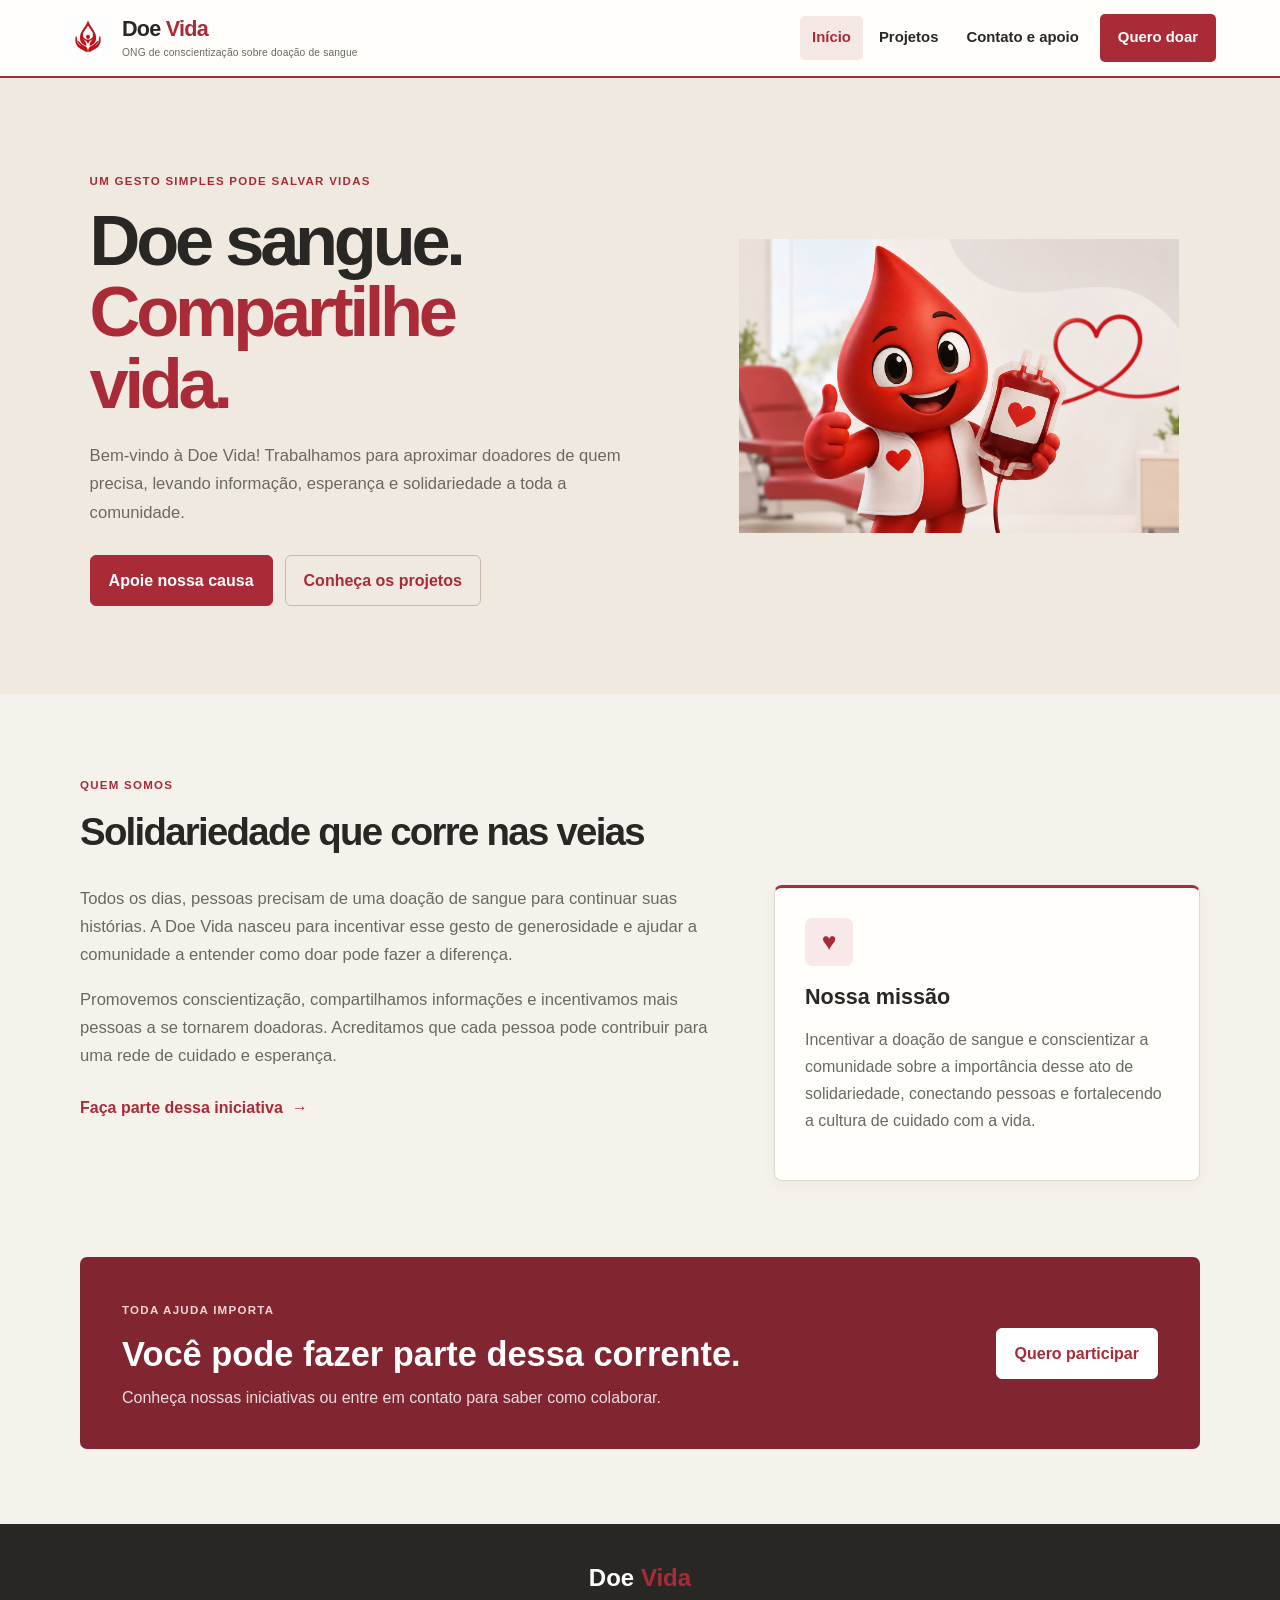
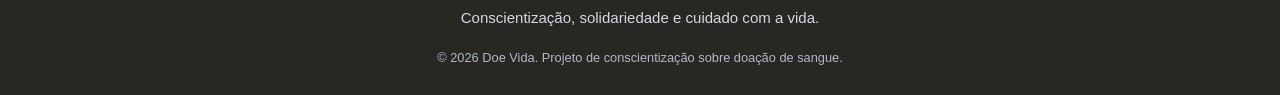
<file: public/index.html>
<!DOCTYPE html>
<html lang="pt-BR">
<head>
    <meta charset="UTF-8">
    <meta name="viewport" content="width=device-width, initial-scale=1.0">
    <meta name="description" content="Doe Vida — conscientização e incentivo à doação de sangue.">
    <link rel="stylesheet" href="style.css">
    <title>Início | Doe Vida</title>
</head>
<body>
    <header class="site-header">
        <a class="brand" href="index.html" aria-label="Doe Vida - página inicial">
            <img class="logo" src="img/aaaaaaaaa.jpg" alt="Logotipo da ONG Doe Vida">
            <span>Doe <strong>Vida</strong><small>ONG de conscientização sobre doação de sangue</small></span>
        </a>
        <nav class="main-nav" aria-label="Navegação principal">
            <a href="index.html" aria-current="page">Início</a>
            <a href="projetos.html">Projetos</a>
            <a href="contato.html">Contato e apoio</a>
            <a class="nav-cta" href="doacao.html">Quero doar</a>
        </nav>
    </header>

    <main>
        <section class="hero">
            <div class="hero-content">
                <span class="eyebrow">Um gesto simples pode salvar vidas</span>
                <h1>Doe sangue.<br><span>Compartilhe vida.</span></h1>
                <p>Bem-vindo à Doe Vida! Trabalhamos para aproximar doadores de quem precisa, levando informação, esperança e solidariedade a toda a comunidade.</p>
                <div class="hero-actions">
                    <a class="button" href="doacao.html">Apoie nossa causa</a>
                    <a class="button button-outline" href="projetos.html">Conheça os projetos</a>
                </div>
            </div>
            <div class="hero-image">
                <img src="img/mascote.png" alt="Mascote da ONG Doe Vida, símbolo de cuidado e solidariedade">
            </div>
        </section>

        <section class="section section-intro">
            <div class="section-heading">
                <span class="eyebrow">Quem somos</span>
                <h2>Solidariedade que corre nas veias</h2>
            </div>
            <div class="intro-grid">
                <article class="intro-copy">
                    <p>Todos os dias, pessoas precisam de uma doação de sangue para continuar suas histórias. A Doe Vida nasceu para incentivar esse gesto de generosidade e ajudar a comunidade a entender como doar pode fazer a diferença.</p>
                    <p>Promovemos conscientização, compartilhamos informações e incentivamos mais pessoas a se tornarem doadoras. Acreditamos que cada pessoa pode contribuir para uma rede de cuidado e esperança.</p>
                    <a class="text-link" href="contato.html">Faça parte dessa iniciativa <span aria-hidden="true">→</span></a>
                </article>
                <aside class="mission-card">
                    <span class="mission-icon" aria-hidden="true">♥</span>
                    <h3>Nossa missão</h3>
                    <p>Incentivar a doação de sangue e conscientizar a comunidade sobre a importância desse ato de solidariedade, conectando pessoas e fortalecendo a cultura de cuidado com a vida.</p>
                </aside>
            </div>
        </section>

        <section class="support-banner">
            <div>
                <span class="eyebrow">Toda ajuda importa</span>
                <h2>Você pode fazer parte dessa corrente.</h2>
                <p>Conheça nossas iniciativas ou entre em contato para saber como colaborar.</p>
            </div>
            <a class="button button-light" href="contato.html">Quero participar</a>
        </section>
    </main>

    <footer class="site-footer">
        <a class="footer-brand" href="index.html">Doe <strong>Vida</strong></a>
        <p>Conscientização, solidariedade e cuidado com a vida.</p>
        <small>© 2026 Doe Vida. Projeto de conscientização sobre doação de sangue.</small>
    </footer>
</body>
</html>
</file>
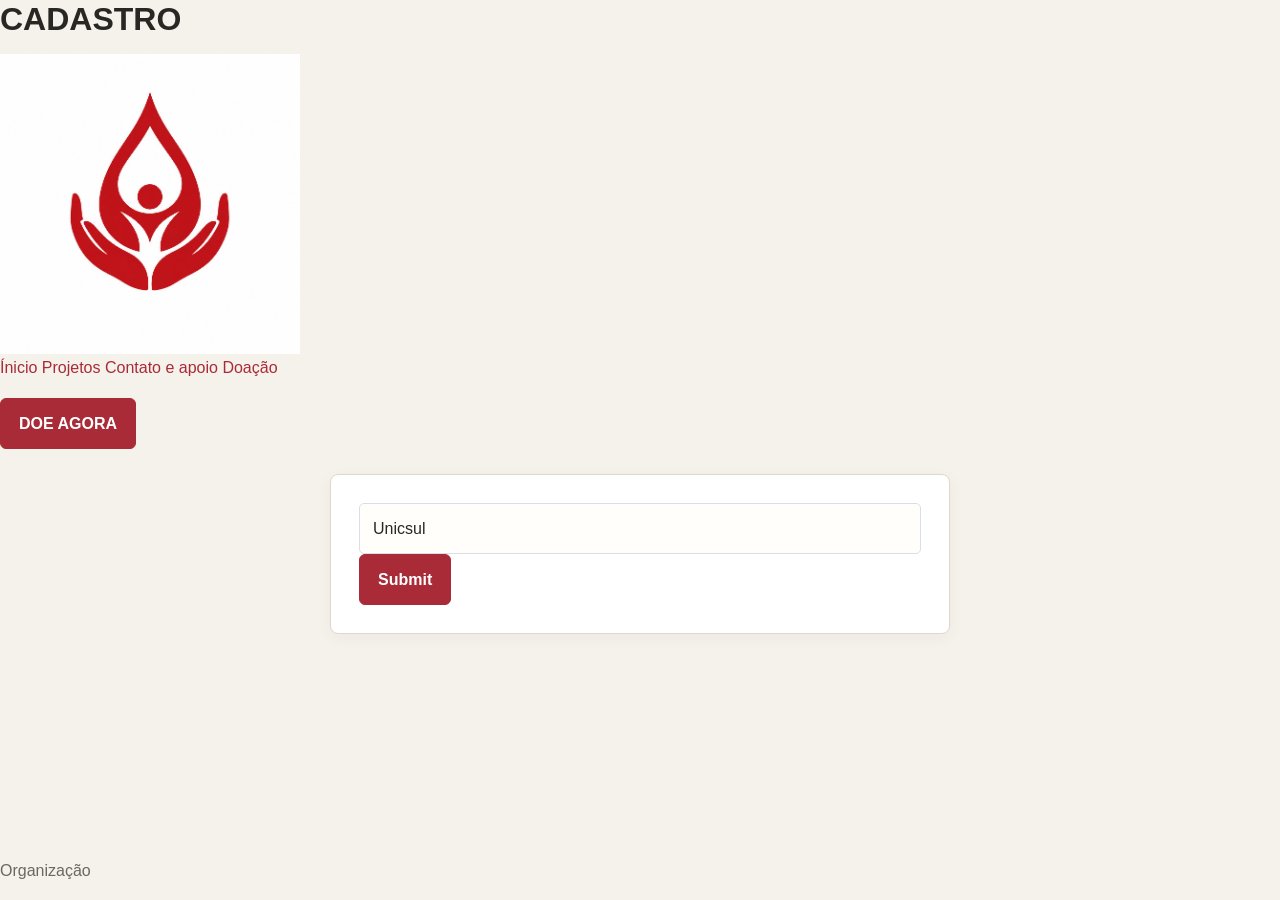
<file: public/cadastro.html>
<!DOCTYPE html>
<html lang="pt-BR">
<head>
    <meta charset="UTF-8">
    <meta name="viewport" content="width=device-width, initial-scale=1.0">
    <link rel="stylesheet" href="style.css">
    <script src="script.js"></script>
    <title>Doe Vida</title>
</head>
<body>

    <header>
        <h1>CADASTRO</h1>
        <img src="img/aaaaaaaaa.jpg" width=300 height=300 alt="logo"/>

        <nav>
        <a href="index.html">Ínicio</a>
        <a href="projetos.html">Projetos</a>
        <a href="contato.html">Contato e apoio</a>
        <a href="doacao.html">Doação</a>
        </nav>


    </header>
<main>

    <section>
        <h2></h2>
        <a href="cadastro.html">
        <button type="button">DOE AGORA</button>
        </a>
        <form action="doacao.html" method="post">
            <input type="text" id="fname" name="username" value="Unicsul">
            <br>
            <input type="submit" value="Submit">
        </form>


    </section>




</main>

<footer>
    <p>Organização</p>
</footer>

</body>
</html
</file>
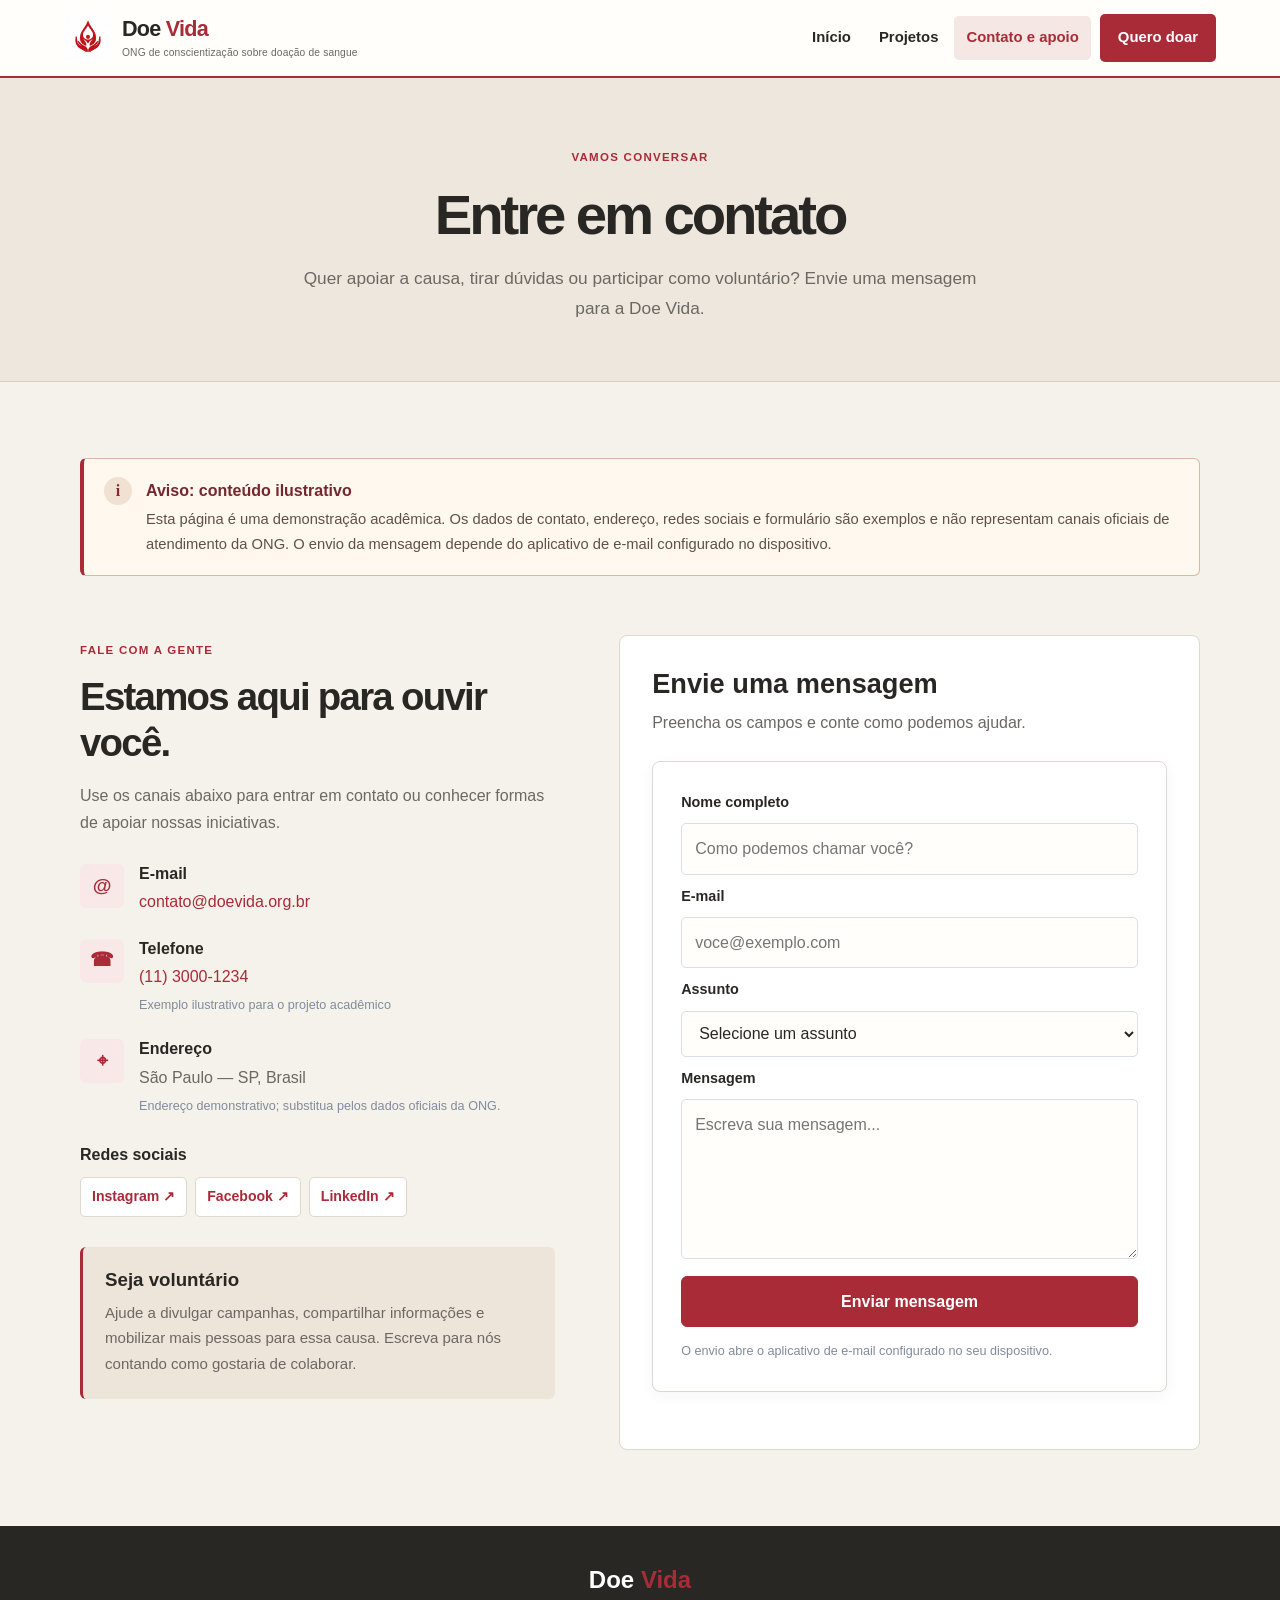
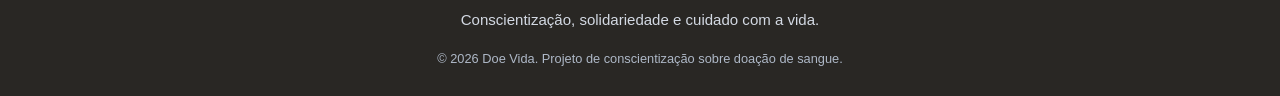
<file: public/contato.html>
<!DOCTYPE html>
<html lang="pt-BR">
<head>
    <meta charset="UTF-8">
    <meta name="viewport" content="width=device-width, initial-scale=1.0">
    <meta name="description" content="Entre em contato com a ONG Doe Vida e saiba como ser voluntário.">
    <link rel="stylesheet" href="style.css">
    <title>Contato e apoio | Doe Vida</title>
</head>
<body>
    <header class="site-header">
        <a class="brand" href="index.html" aria-label="Doe Vida - página inicial">
            <img class="logo" src="img/aaaaaaaaa.jpg" alt="Logotipo da ONG Doe Vida">
            <span>Doe <strong>Vida</strong><small>ONG de conscientização sobre doação de sangue</small></span>
        </a>
        <nav class="main-nav" aria-label="Navegação principal">
            <a href="index.html">Início</a>
            <a href="projetos.html">Projetos</a>
            <a href="contato.html" aria-current="page">Contato e apoio</a>
            <a class="nav-cta" href="doacao.html">Quero doar</a>
        </nav>
    </header>

    <main>
        <section class="page-hero">
            <span class="eyebrow">Vamos conversar</span>
            <h1>Entre em contato</h1>
            <p>Quer apoiar a causa, tirar dúvidas ou participar como voluntário? Envie uma mensagem para a Doe Vida.</p>
        </section>

        <section class="section contact-layout">
            <aside class="illustrative-notice" role="note" aria-label="Aviso sobre informações ilustrativas">
                <span class="notice-mark" aria-hidden="true">i</span>
                <div>
                    <strong>Aviso: conteúdo ilustrativo</strong>
                    <p>Esta página é uma demonstração acadêmica. Os dados de contato, endereço, redes sociais e formulário são exemplos e não representam canais oficiais de atendimento da ONG. O envio da mensagem depende do aplicativo de e-mail configurado no dispositivo.</p>
                </div>
            </aside>
            <div class="contact-info">
                <span class="eyebrow">Fale com a gente</span>
                <h2>Estamos aqui para ouvir você.</h2>
                <p>Use os canais abaixo para entrar em contato ou conhecer formas de apoiar nossas iniciativas.</p>
                <div class="contact-item"><span class="contact-symbol" aria-hidden="true">@</span><div><h3>E-mail</h3><a href="mailto:contato@doevida.org.br">contato@doevida.org.br</a></div></div>
                <div class="contact-item"><span class="contact-symbol" aria-hidden="true">☎</span><div><h3>Telefone</h3><a href="tel:+551130001234">(11) 3000-1234</a><small>Exemplo ilustrativo para o projeto acadêmico</small></div></div>
                <div class="contact-item"><span class="contact-symbol" aria-hidden="true">⌖</span><div><h3>Endereço</h3><p>São Paulo — SP, Brasil</p><small>Endereço demonstrativo; substitua pelos dados oficiais da ONG.</small></div></div>
                <div class="social-links"><h3>Redes sociais</h3><a href="https://www.instagram.com/" target="_blank" rel="noopener noreferrer">Instagram ↗</a><a href="https://www.facebook.com/" target="_blank" rel="noopener noreferrer">Facebook ↗</a><a href="https://www.linkedin.com/" target="_blank" rel="noopener noreferrer">LinkedIn ↗</a></div>
                <aside class="volunteer-card"><h3>Seja voluntário</h3><p>Ajude a divulgar campanhas, compartilhar informações e mobilizar mais pessoas para essa causa. Escreva para nós contando como gostaria de colaborar.</p></aside>
            </div>

            <div class="contact-form-card">
                <h2>Envie uma mensagem</h2>
                <p>Preencha os campos e conte como podemos ajudar.</p>
                <form class="contact-form" action="mailto:contato@doevida.org.br" method="post" enctype="text/plain">
                    <label for="nome">Nome completo</label>
                    <input type="text" id="nome" name="nome" placeholder="Como podemos chamar você?" autocomplete="name" required>
                    <label for="email">E-mail</label>
                    <input type="email" id="email" name="email" placeholder="voce@exemplo.com" autocomplete="email" required>
                    <label for="assunto">Assunto</label>
                    <select id="assunto" name="assunto" required>
                        <option value="">Selecione um assunto</option>
                        <option value="Voluntariado">Quero ser voluntário</option>
                        <option value="Parceria">Parcerias</option>
                        <option value="Informações">Informações sobre doação</option>
                        <option value="Outro">Outro assunto</option>
                    </select>
                    <label for="mensagem">Mensagem</label>
                    <textarea id="mensagem" name="mensagem" rows="5" placeholder="Escreva sua mensagem..." required></textarea>
                    <button class="button" type="submit">Enviar mensagem</button>
                    <small>O envio abre o aplicativo de e-mail configurado no seu dispositivo.</small>
                </form>
            </div>
        </section>
    </main>

    <footer class="site-footer">
        <a class="footer-brand" href="index.html">Doe <strong>Vida</strong></a>
        <p>Conscientização, solidariedade e cuidado com a vida.</p>
        <small>© 2026 Doe Vida. Projeto de conscientização sobre doação de sangue.</small>
    </footer>
</body>
</html>
</file>
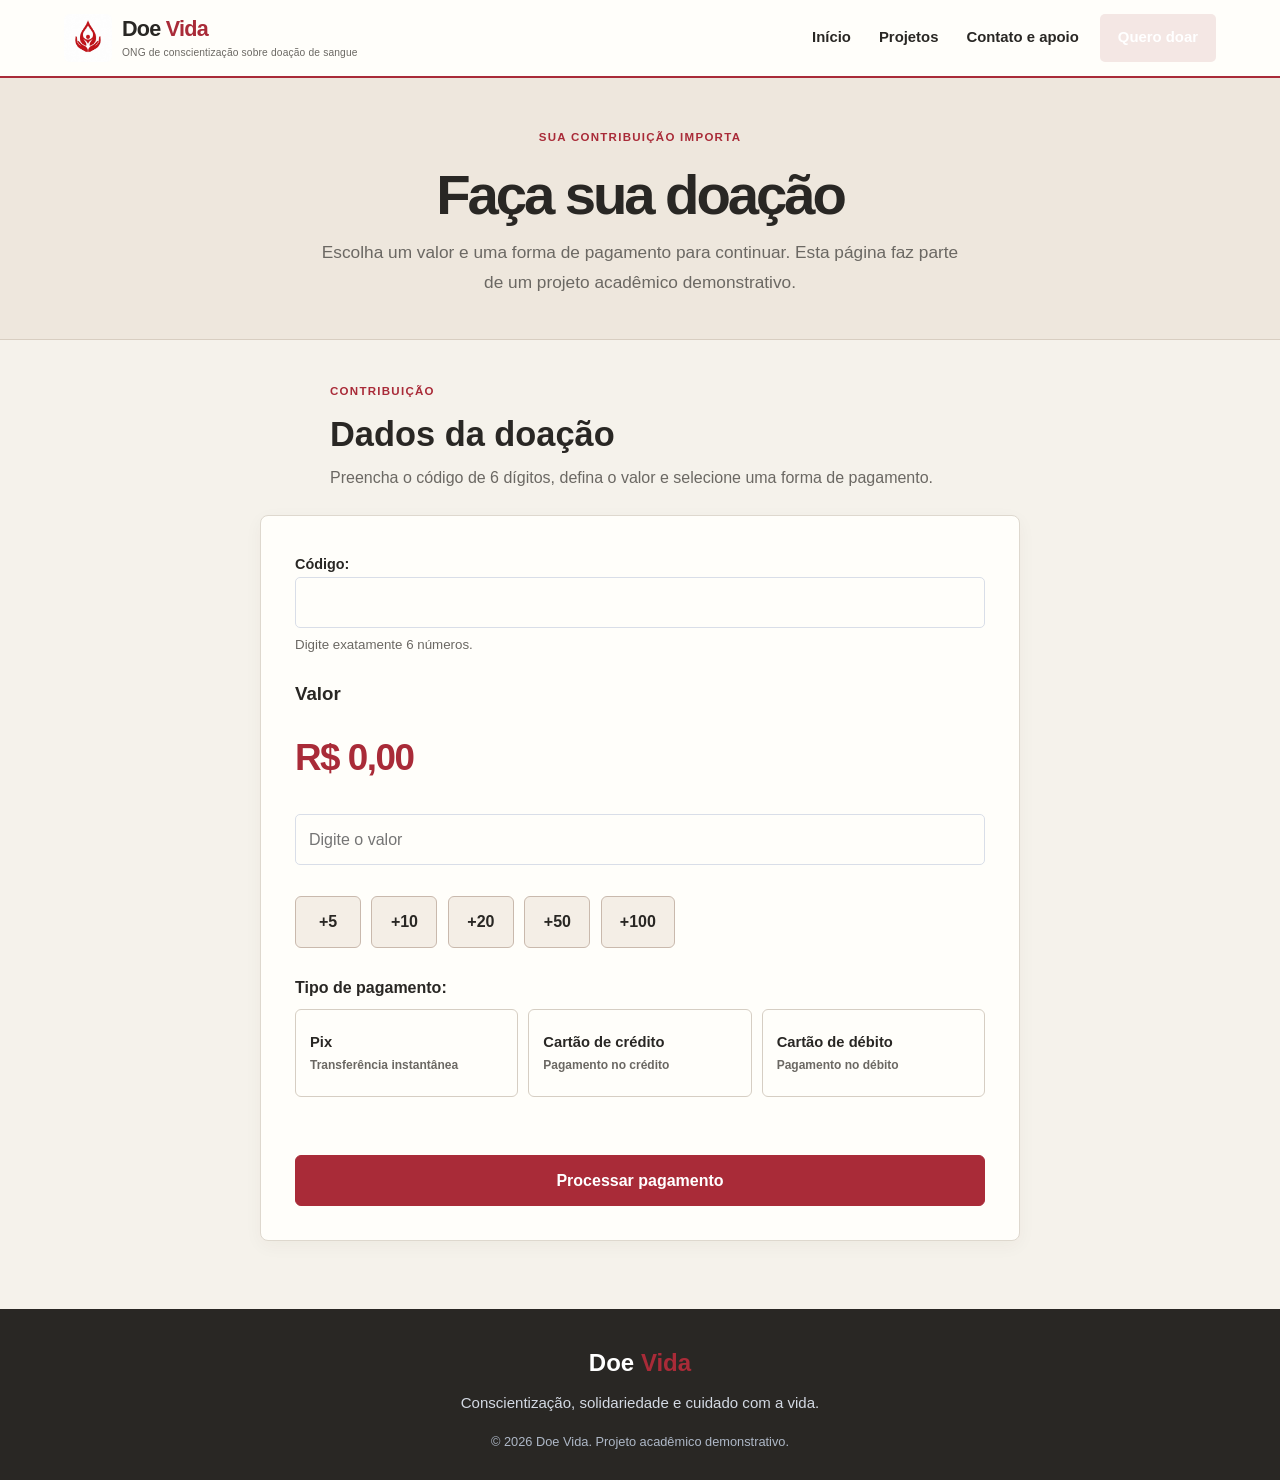
<file: public/doacao.html>
<!DOCTYPE html>
<html lang="pt-BR">
<head>
    <meta charset="UTF-8">
    <meta name="viewport" content="width=device-width, initial-scale=1.0">
<link rel="stylesheet" href="style.css">
<script src="script.js"></script>

<title>Doe vida</title>

</head> <body>
<header class="site-header">
    <a class="brand" href="index.html" aria-label="Doe Vida - página inicial">
        <img class="logo" src="img/aaaaaaaaa.jpg" alt="Logotipo da ONG Doe Vida">
        <span>Doe <strong>Vida</strong><small>ONG de conscientização sobre doação de sangue</small></span>
    </a>
    <nav class="main-nav" aria-label="Navegação principal">
        <a href="index.html">Início</a>
        <a href="projetos.html">Projetos</a>
        <a href="contato.html">Contato e apoio</a>
        <a class="nav-cta" href="doacao.html" aria-current="page">Quero doar</a>
    </nav>
</header>

<main>

    <section class="page-hero donation-hero">
        <span class="eyebrow">Sua contribuição importa</span>
        <h1>Faça sua doação</h1>
        <p>Escolha um valor e uma forma de pagamento para continuar. Esta página faz parte de um projeto acadêmico demonstrativo.</p>
    </section>

    <section class="form-container">

        <div class="donation-form-heading">
            <span class="eyebrow">Contribuição</span>
            <h2>Dados da doação</h2>
            <p>Preencha o código de 6 dígitos, defina o valor e selecione uma forma de pagamento.</p>
        </div>

            <form id="paymentForm"
                  action="/pagto"
                  method="POST">

            <div class="form-group">

                <label for="codigo">
                    Código:
                </label>

                <input
                    type="text"
                    id="codigo"
                    name="codigo"
                    inputmode="numeric"
                    pattern="[0-9]{6}"
                    maxlength="6"
                    required
                >

                <small>
                    Digite exatamente 6 números.
                </small>

            </div>

            <div class="form-group">

                <h3>Valor</h3>

                <div id="valorExibido">
                    R$ 0,00
                </div>

                <input
                    type="number"
                    id="valorManual"
                    placeholder="Digite o valor"
                    min="0"
                    step="0.01"
                    oninput="atualizarValorManual()"
                    required
                >

                <input
                    type="hidden"
                    id="valor"
                    name="valor"
                    value="0.00"
                >

                <br><br>

                <button
                    type="button"
                    onclick="adicionarValor(5)"
                >
                    +5
                </button>

                <button
                    type="button"
                    onclick="adicionarValor(10)"
                >
                    +10
                </button>

                <button
                    type="button"
                    onclick="adicionarValor(20)"
                >
                    +20
                </button>

                <button
                    type="button"
                    onclick="adicionarValor(50)"
                >
                    +50
                </button>

                <button
                    type="button"
                    onclick="adicionarValor(100)"
                >
                    +100
                </button>

            </div>


            <div class="form-group">

                <h4>Tipo de pagamento:</h4>

                <div class="payment-options">
                    <div class="payment-option">
                        <input type="radio" id="pix" name="tipo" value="0" opcao="Pix" required>
                        <label for="pix"><span class="payment-name">Pix</span><small>Transferência instantânea</small></label>
                    </div>
                    <div class="payment-option">
                        <input type="radio" id="cc" name="tipo" value="1" opcao="Cartão de Crédito">
                        <label for="cc"><span class="payment-name">Cartão de crédito</span><small>Pagamento no crédito</small></label>
                    </div>
                    <div class="payment-option">
                        <input type="radio" id="cartaodebito" name="tipo" value="2" opcao="Cartão de Débito">
                        <label for="cartaodebito"><span class="payment-name">Cartão de débito</span><small>Pagamento no débito</small></label>
                    </div>
                </div>

            </div>


            <br>

            <input
                type="submit"
                value="Processar pagamento"
            >

        </form>

    </section>

</main>

<footer class="site-footer">
    <a class="footer-brand" href="index.html">Doe <strong>Vida</strong></a>
    <p>Conscientização, solidariedade e cuidado com a vida.</p>
    <small>© 2026 Doe Vida. Projeto acadêmico demonstrativo.</small>
</footer>

</body> </html>
</file>
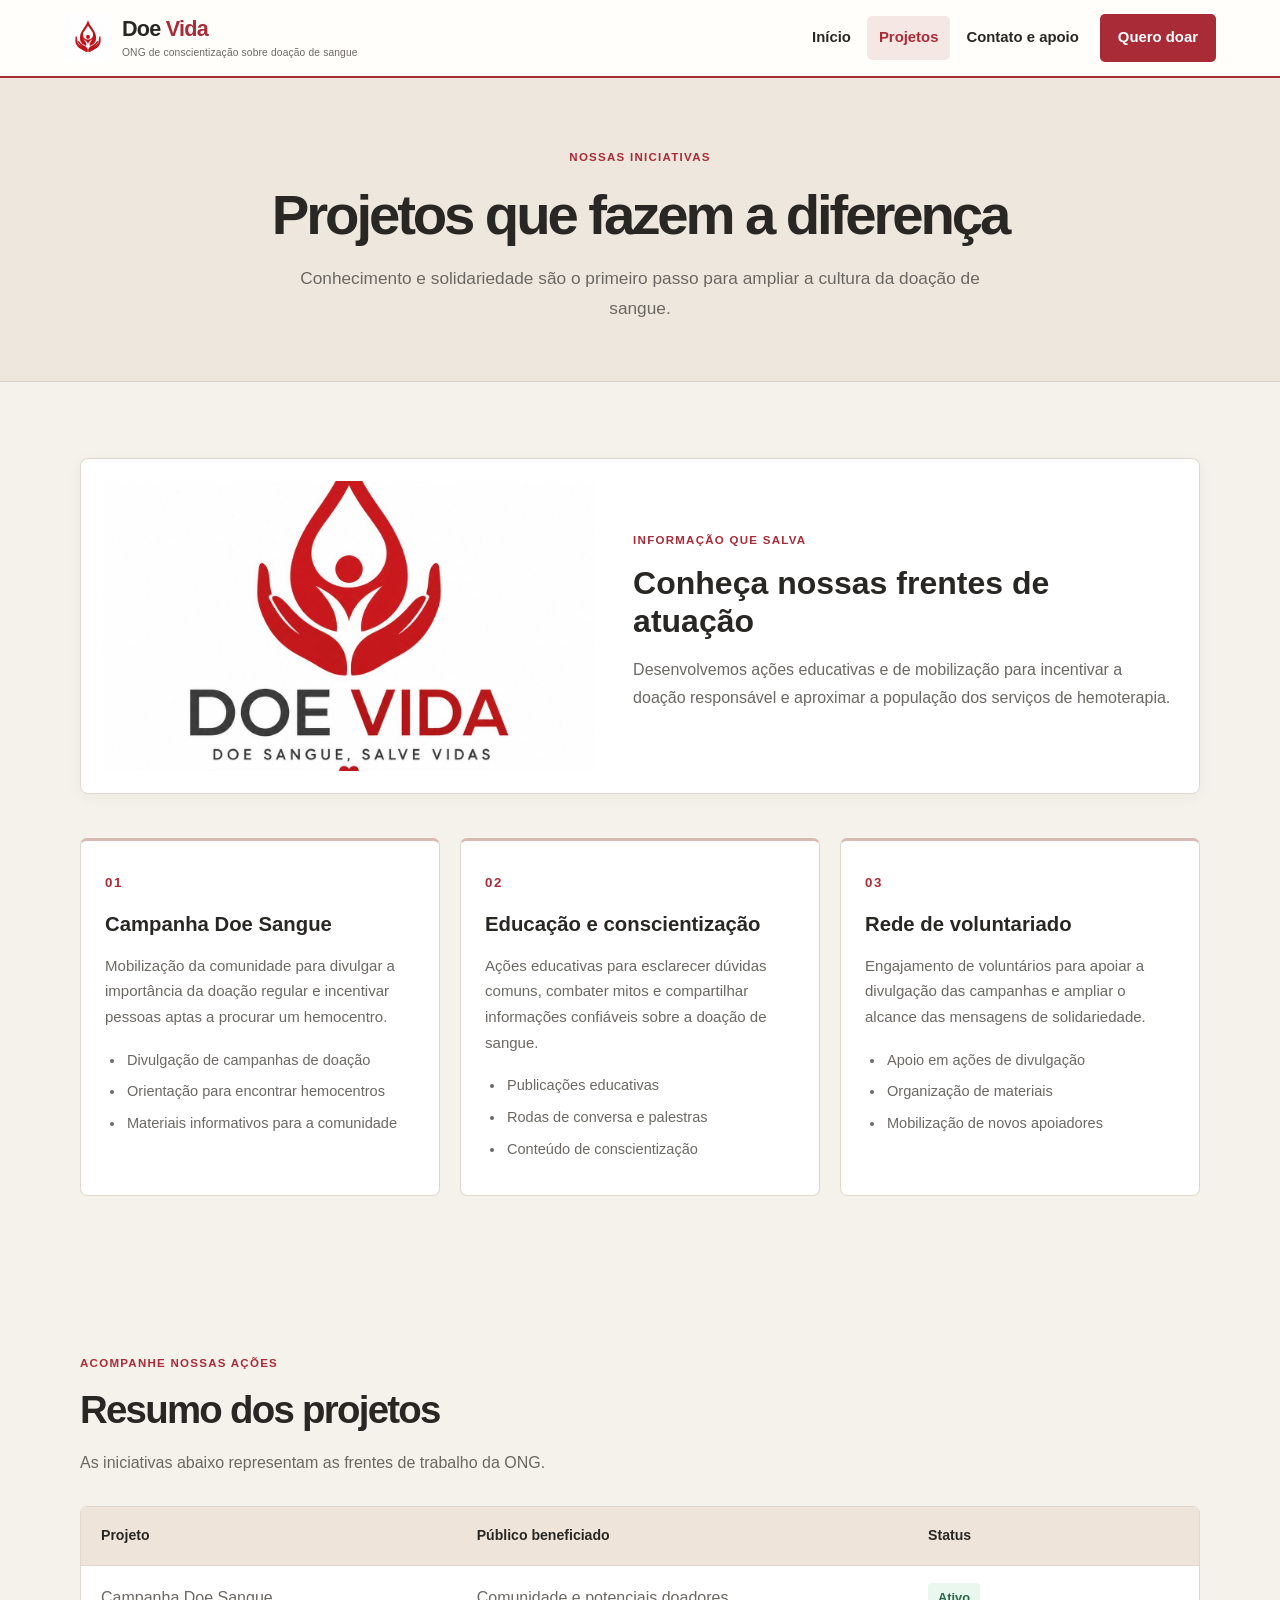
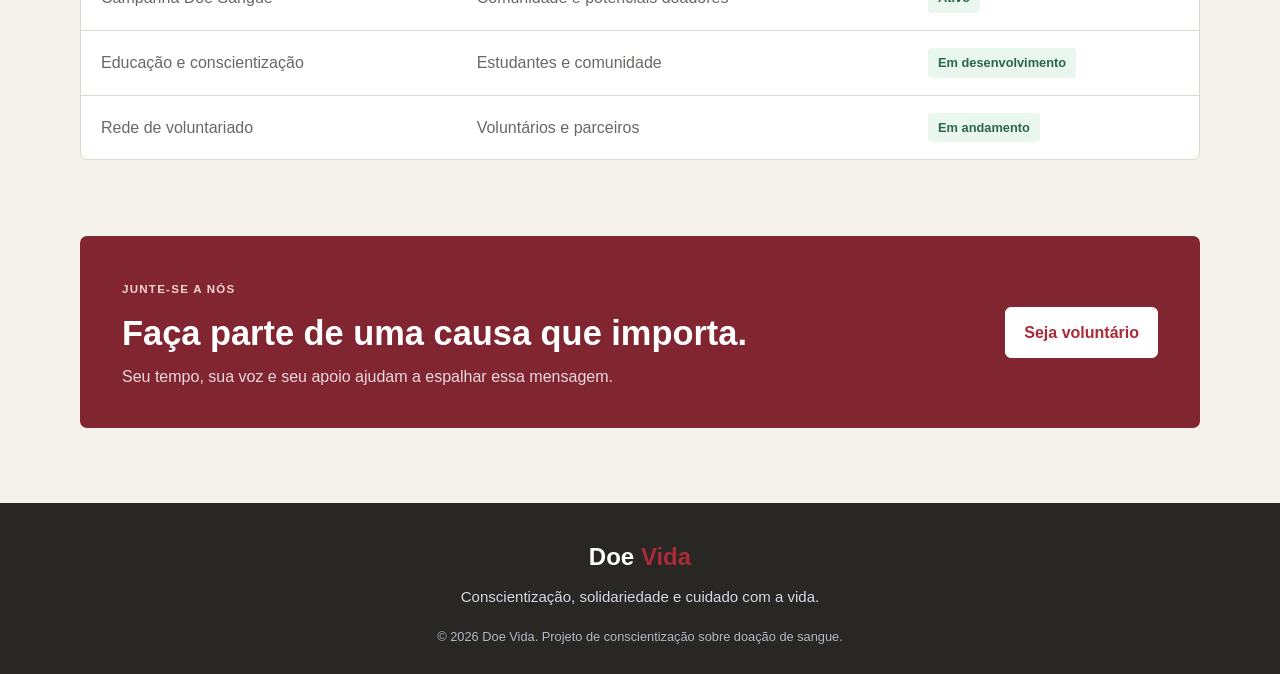
<file: public/projetos.html>
<!DOCTYPE html>
<html lang="pt-BR">
<head>
    <meta charset="UTF-8">
    <meta name="viewport" content="width=device-width, initial-scale=1.0">
    <meta name="description" content="Conheça os projetos de conscientização da ONG Doe Vida.">
    <link rel="stylesheet" href="style.css">
    <title>Projetos | Doe Vida</title>
</head>
<body>
    <header class="site-header">
        <a class="brand" href="index.html" aria-label="Doe Vida - página inicial">
            <img class="logo" src="img/aaaaaaaaa.jpg" alt="Logotipo da ONG Doe Vida">
            <span>Doe <strong>Vida</strong><small>ONG de conscientização sobre doação de sangue</small></span>
        </a>
        <nav class="main-nav" aria-label="Navegação principal">
            <a href="index.html">Início</a>
            <a href="projetos.html" aria-current="page">Projetos</a>
            <a href="contato.html">Contato e apoio</a>
            <a class="nav-cta" href="doacao.html">Quero doar</a>
        </nav>
    </header>

    <main>
        <section class="page-hero">
            <span class="eyebrow">Nossas iniciativas</span>
            <h1>Projetos que fazem a diferença</h1>
            <p>Conhecimento e solidariedade são o primeiro passo para ampliar a cultura da doação de sangue.</p>
        </section>

        <section class="section">
            <div class="project-feature">
                <img src="img/IMG-20260831-WA0015.jpg" alt="Imagem de uma ação de conscientização da Doe Vida">
                <div>
                    <span class="eyebrow">Informação que salva</span>
                    <h2>Conheça nossas frentes de atuação</h2>
                    <p>Desenvolvemos ações educativas e de mobilização para incentivar a doação responsável e aproximar a população dos serviços de hemoterapia.</p>
                </div>
            </div>

            <div class="project-grid">
                <article class="project-card">
                    <span class="project-number">01</span>
                    <h3>Campanha Doe Sangue</h3>
                    <p>Mobilização da comunidade para divulgar a importância da doação regular e incentivar pessoas aptas a procurar um hemocentro.</p>
                    <ul>
                        <li>Divulgação de campanhas de doação</li>
                        <li>Orientação para encontrar hemocentros</li>
                        <li>Materiais informativos para a comunidade</li>
                    </ul>
                </article>
                <article class="project-card">
                    <span class="project-number">02</span>
                    <h3>Educação e conscientização</h3>
                    <p>Ações educativas para esclarecer dúvidas comuns, combater mitos e compartilhar informações confiáveis sobre a doação de sangue.</p>
                    <ul>
                        <li>Publicações educativas</li>
                        <li>Rodas de conversa e palestras</li>
                        <li>Conteúdo de conscientização</li>
                    </ul>
                </article>
                <article class="project-card">
                    <span class="project-number">03</span>
                    <h3>Rede de voluntariado</h3>
                    <p>Engajamento de voluntários para apoiar a divulgação das campanhas e ampliar o alcance das mensagens de solidariedade.</p>
                    <ul>
                        <li>Apoio em ações de divulgação</li>
                        <li>Organização de materiais</li>
                        <li>Mobilização de novos apoiadores</li>
                    </ul>
                </article>
            </div>
        </section>

        <section class="section table-section">
            <div class="section-heading">
                <span class="eyebrow">Acompanhe nossas ações</span>
                <h2>Resumo dos projetos</h2>
                <p>As iniciativas abaixo representam as frentes de trabalho da ONG.</p>
            </div>
            <div class="table-wrap">
                <table>
                    <thead><tr><th scope="col">Projeto</th><th scope="col">Público beneficiado</th><th scope="col">Status</th></tr></thead>
                    <tbody>
                        <tr><td>Campanha Doe Sangue</td><td>Comunidade e potenciais doadores</td><td><span class="status">Ativo</span></td></tr>
                        <tr><td>Educação e conscientização</td><td>Estudantes e comunidade</td><td><span class="status">Em desenvolvimento</span></td></tr>
                        <tr><td>Rede de voluntariado</td><td>Voluntários e parceiros</td><td><span class="status">Em andamento</span></td></tr>
                    </tbody>
                </table>
            </div>
        </section>
        <section class="support-banner">
            <div><span class="eyebrow">Junte-se a nós</span><h2>Faça parte de uma causa que importa.</h2><p>Seu tempo, sua voz e seu apoio ajudam a espalhar essa mensagem.</p></div>
            <a class="button button-light" href="contato.html">Seja voluntário</a>
        </section>
    </main>

    <footer class="site-footer">
        <a class="footer-brand" href="index.html">Doe <strong>Vida</strong></a>
        <p>Conscientização, solidariedade e cuidado com a vida.</p>
        <small>© 2026 Doe Vida. Projeto de conscientização sobre doação de sangue.</small>
    </footer>
</body>
</html>
</file>
<file: public/style.css>
/* Doe Vida */
:root {
    --red: #c92335;
    --red-dark: #a7192a;
    --red-soft: #fff0f1;
    --ink: #202b3c;
    --muted: #647084;
    --paper: #ffffff;
    --background: #f7f8fb;
    --line: #e5e8ef;
    --green: #20734a;
    --shadow: 0 18px 50px rgba(32, 43, 60, .09);
    --radius: 18px;
    --font: "Segoe UI", Tahoma, Geneva, Verdana, sans-serif;
}
* { box-sizing: border-box; }
html { scroll-behavior: smooth; }
body {
    margin: 0;
    min-height: 100vh;
    display: flex;
    flex-direction: column;
    background: var(--background);
    color: var(--ink);
    font-family: var(--font);
    line-height: 1.65;
}
img { display: block; max-width: 100%; height: auto; }
a { color: var(--red); text-decoration: none; transition: color .2s ease, background .2s ease, transform .2s ease; }
a:hover { color: var(--red-dark); }
button, input, select, textarea { font: inherit; }
button, input[type="submit"] { cursor: pointer; }
main { flex: 1; width: 100%; }
h1, h2, h3, h4 { color: var(--ink); line-height: 1.2; margin: 0 0 1rem; }
p { margin: 0 0 1rem; color: var(--muted); }
.site-header {
    width: 100%; padding: 15px max(5vw, 24px); display: flex; align-items: center;
    justify-content: space-between; gap: 28px; background: rgba(255,255,255,.96);
    border-bottom: 1px solid var(--line); position: relative; z-index: 2;
}
.brand { display: inline-flex; align-items: center; gap: 12px; color: var(--ink); font-size: 1.45rem; font-weight: 800; line-height: 1.15; }
.brand:hover, .footer-brand:hover { color: var(--red); background: transparent; }
.brand strong, .footer-brand strong { color: var(--red); }
.brand small { display: block; margin-top: 5px; color: var(--muted); font-size: .67rem; font-weight: 500; }
.logo { width: 54px; height: 54px; object-fit: cover; border-radius: 14px; margin: 0; }
.main-nav { display: flex; align-items: center; justify-content: flex-end; flex-wrap: wrap; gap: 6px; }
.main-nav a { padding: 10px 13px; color: var(--ink); border-radius: 9px; font-size: .93rem; font-weight: 650; }
.main-nav a:hover, .main-nav a[aria-current="page"] { color: var(--red); background: var(--red-soft); }
.main-nav a.nav-cta { color: #fff; background: var(--red); padding: 11px 18px; margin-left: 5px; }
.main-nav a.nav-cta:hover { color: #fff; background: var(--red-dark); }
.hero {
    min-height: 510px; padding: 70px max(7vw, 28px); display: grid; grid-template-columns: 1.12fr .88fr;
    align-items: center; gap: 48px; overflow: hidden; background: linear-gradient(115deg, #fff 0%, #fff 54%, #fff1f2 100%);
}
.hero-content { max-width: 680px; }
.eyebrow { display: inline-block; margin-bottom: 13px; color: var(--red); font-size: .77rem; font-weight: 800; letter-spacing: .13em; text-transform: uppercase; }
.hero h1 { font-size: clamp(2.65rem, 5.3vw, 4.8rem); letter-spacing: -.055em; margin-bottom: 22px; }
.hero h1 span { color: var(--red); }
.hero-content > p { max-width: 590px; font-size: 1.1rem; }
.hero-image { display: flex; justify-content: center; align-items: center; }
.hero-image img { width: min(100%, 440px); max-height: 420px; object-fit: contain; filter: drop-shadow(0 18px 25px rgba(64, 24, 35, .12)); }
.hero-actions { display: flex; flex-wrap: wrap; gap: 12px; margin-top: 28px; }
.button, button, input[type="submit"] {
    display: inline-flex; justify-content: center; align-items: center; gap: 8px;
    min-height: 46px; padding: 12px 21px; border: 1px solid var(--red); border-radius: 10px;
    background: var(--red); color: #fff; font-weight: 750; text-align: center;
    box-shadow: 0 7px 18px rgba(201, 35, 53, .16); transition: .2s ease;
}
.button:hover, button:hover, input[type="submit"]:hover { color: #fff; background: var(--red-dark); border-color: var(--red-dark); transform: translateY(-1px); }
.button-outline { color: var(--red); background: transparent; box-shadow: none; }
.button-outline:hover { color: var(--red-dark); background: var(--red-soft); }
.button-light { color: var(--red); background: #fff; border-color: #fff; box-shadow: none; white-space: nowrap; }
.button-light:hover { color: var(--red-dark); background: #fff5f5; }
.section { width: min(1120px, calc(100% - 48px)); margin: 0 auto; padding: 76px 0; }
.section-heading { max-width: 720px; margin-bottom: 30px; }
.section-heading h2, .intro-copy h2, .contact-info h2 { font-size: clamp(1.9rem, 3vw, 2.7rem); letter-spacing: -.035em; }
.intro-grid { display: grid; grid-template-columns: 1.2fr .8fr; gap: 55px; align-items: start; }
.intro-copy p { font-size: 1.04rem; }
.text-link { display: inline-flex; gap: 9px; align-items: center; margin-top: 8px; font-weight: 750; }
.mission-card { padding: 30px; background: var(--paper); border: 1px solid var(--line); border-radius: var(--radius); box-shadow: var(--shadow); }
.mission-icon { display: grid; place-items: center; width: 48px; height: 48px; margin-bottom: 18px; border-radius: 15px; color: var(--red); background: var(--red-soft); font-size: 1.55rem; }
.mission-card h3 { font-size: 1.35rem; }
.support-banner { width: min(1120px, calc(100% - 48px)); margin: 0 auto 75px; padding: 38px 42px; display: flex; justify-content: space-between; align-items: center; gap: 25px; border-radius: var(--radius); color: #fff; background: linear-gradient(115deg, #b51d30, #d83a49); }
.support-banner h2 { color: #fff; font-size: clamp(1.5rem, 2.7vw, 2.15rem); margin-bottom: 9px; }
.support-banner p { color: rgba(255,255,255,.83); margin: 0; }
.support-banner .eyebrow { color: #ffe2e5; }
.site-footer { padding: 34px 24px 25px; text-align: center; background: #202b3c; color: #fff; }
.footer-brand { display: inline-block; margin-bottom: 6px; color: #fff; font-size: 1.5rem; font-weight: 800; }
.site-footer p { margin-bottom: 12px; color: #d3d9e3; font-size: .94rem; }
.site-footer small { color: #aeb8c7; font-size: .8rem; }
.page-hero { padding: 64px 24px 58px; text-align: center; background: linear-gradient(120deg, #fff, #fff0f1); border-bottom: 1px solid #f3dfe2; }
.page-hero h1 { max-width: 900px; margin: 0 auto 16px; font-size: clamp(2.25rem, 4.4vw, 3.6rem); letter-spacing: -.045em; }
.page-hero p { max-width: 690px; margin: 0 auto; font-size: 1.08rem; }
.project-feature { display: grid; grid-template-columns: .95fr 1.05fr; gap: 38px; align-items: center; margin-bottom: 44px; padding: 22px; background: #fff; border: 1px solid var(--line); border-radius: var(--radius); box-shadow: var(--shadow); }
.project-feature img { width: 100%; height: 290px; object-fit: cover; border-radius: 13px; margin: 0; }
.project-feature h2 { font-size: 2rem; }
.project-grid { display: grid; grid-template-columns: repeat(3, minmax(0, 1fr)); gap: 20px; }
.project-card { padding: 27px 24px; background: #fff; border: 1px solid var(--line); border-radius: var(--radius); box-shadow: 0 8px 25px rgba(32,43,60,.045); }
.project-number { display: inline-block; margin-bottom: 18px; color: var(--red); font-size: .83rem; font-weight: 850; letter-spacing: .12em; }
.project-card h3 { font-size: 1.27rem; }
.project-card p { font-size: .94rem; }
.project-card ul { margin: 18px 0 0; padding-left: 20px; color: var(--muted); font-size: .91rem; }
.project-card li { margin: 7px 0; padding-left: 2px; }
.table-section { padding-top: 20px; }
.table-wrap { overflow-x: auto; border: 1px solid var(--line); border-radius: 14px; background: #fff; box-shadow: 0 8px 25px rgba(32,43,60,.04); }
table { width: 100%; border-collapse: collapse; text-align: left; }
th, td { padding: 17px 20px; border-bottom: 1px solid var(--line); }
th { background: #fdf0f1; color: var(--ink); font-size: .88rem; }
td { color: var(--muted); }
tbody tr:last-child td { border-bottom: 0; }
tbody tr:hover { background: #fffafb; }
.status { display: inline-block; padding: 4px 10px; border-radius: 99px; color: var(--green); background: #e9f7ef; font-size: .8rem; font-weight: 750; }
.contact-layout { display: grid; grid-template-columns: .9fr 1.1fr; gap: 55px; align-items: start; }
.contact-info > p { margin-bottom: 28px; }
.contact-item { display: flex; gap: 15px; align-items: flex-start; margin: 23px 0; }
.contact-symbol { display: grid; place-items: center; flex: 0 0 44px; height: 44px; border-radius: 13px; background: var(--red-soft); color: var(--red); font-size: 1.2rem; font-weight: 800; }
.contact-item h3, .social-links h3 { margin: 0 0 5px; font-size: 1rem; }
.contact-item p { margin: 0; }
.contact-item small, .contact-form small { display: block; margin-top: 5px; color: #818b9b; font-size: .79rem; }
.social-links { margin-top: 28px; }
.social-links a { display: inline-block; margin: 8px 8px 0 0; padding: 7px 11px; border: 1px solid var(--line); border-radius: 8px; background: #fff; font-size: .88rem; font-weight: 650; }
.volunteer-card { margin-top: 30px; padding: 22px; border-radius: 13px; background: #fff0f1; }
.volunteer-card h3 { margin-bottom: 8px; }
.volunteer-card p { margin: 0; font-size: .94rem; }
.contact-form-card { padding: 32px; border: 1px solid var(--line); border-radius: var(--radius); background: #fff; box-shadow: var(--shadow); }
.contact-form-card h2 { margin-bottom: 8px; font-size: 1.7rem; }
.contact-form-card > p { margin-bottom: 25px; }
.contact-form { display: flex; flex-direction: column; gap: 9px; }
.contact-form label, form label { color: var(--ink); font-size: .9rem; font-weight: 700; }
input:not([type="radio"]):not([type="submit"]), select, textarea {
    width: 100%; min-height: 46px; padding: 11px 13px; border: 1px solid #d9dee8; border-radius: 9px;
    color: var(--ink); background: #fff; outline: none; transition: border-color .2s, box-shadow .2s;
}
textarea { min-height: 125px; resize: vertical; }
input:focus, select:focus, textarea:focus { border-color: var(--red); box-shadow: 0 0 0 3px rgba(201,35,53,.12); }
.contact-form .button { align-self: flex-start; margin-top: 8px; }
form { max-width: 620px; margin: 25px auto; padding: 28px; border: 1px solid var(--line); border-radius: 16px; background: #fff; box-shadow: var(--shadow); }
.form-container { width: min(760px, calc(100% - 36px)); margin: 0 auto; padding: 45px 0; }
.form-container > h2 { text-align: center; }
.form-group { margin-bottom: 24px; }
.form-group h3, .form-group h4 { margin: 0 0 12px; }
#valorExibido { margin: 8px 0 14px; color: var(--red); font-size: 2rem; font-weight: 800; }
.form-group button { margin: 5px 6px 5px 0; min-width: 60px; }
#pix, #cc, #cartaodebito { position: absolute; opacity: 0; width: 1px; height: 1px; }
label[for="pix"], label[for="cc"], label[for="cartaodebito"] { display: inline-block; margin: 5px 5px 5px 0; padding: 10px 15px; border: 1px solid #d9dee8; border-radius: 9px; cursor: pointer; }
#pix:checked + label, #cc:checked + label, #cartaodebito:checked + label { border-color: var(--green); color: var(--green); background: #e9f7ef; }
#pix:focus-visible + label, #cc:focus-visible + label, #cartaodebito:focus-visible + label { outline: 3px solid rgba(201,35,53,.25); }
.agradecimento { min-height: 100vh; display: flex; justify-content: center; align-items: center; padding: 24px; }
.card-agradecimento { width: 100%; max-width: 650px; padding: 55px 40px; border: 1px solid var(--line); border-radius: var(--radius); background: #fff; text-align: center; box-shadow: var(--shadow); }
.icone { display: grid; place-items: center; width: 82px; height: 82px; margin: 0 auto 24px; border-radius: 50%; color: var(--red); background: var(--red-soft); font-size: 2.8rem; }
.botao-voltar { display: inline-block; margin-top: 20px; padding: 12px 22px; border-radius: 9px; background: var(--red); color: #fff; font-weight: 750; }
.botao-voltar:hover { color: #fff; background: var(--red-dark); }
pre { overflow-x: auto; padding: 18px; border-radius: 10px; background: #f0f2f6; color: var(--ink); white-space: pre-wrap; }
@media (max-width: 900px) {
    .site-header { align-items: flex-start; flex-direction: column; gap: 14px; }
    .main-nav { width: 100%; justify-content: flex-start; }
    .hero { padding-top: 55px; padding-bottom: 55px; gap: 24px; }
    .project-grid { grid-template-columns: 1fr 1fr; }
    .contact-layout { gap: 30px; }
}
@media (max-width: 650px) {
    .site-header { padding: 14px 18px; }
    .brand { font-size: 1.25rem; }
    .brand small { max-width: 240px; font-size: .62rem; }
    .logo { width: 46px; height: 46px; }
    .main-nav { gap: 3px; }
    .main-nav a { padding: 8px 10px; font-size: .84rem; }
    .main-nav a.nav-cta { margin-left: 0; }
    .hero { grid-template-columns: 1fr; padding: 48px 24px; text-align: center; }
    .hero h1 { font-size: 2.7rem; }
    .hero-actions { justify-content: center; }
    .hero-image img { max-height: 260px; }
    .section { width: calc(100% - 36px); padding: 52px 0; }
    .intro-grid, .project-feature, .contact-layout { grid-template-columns: 1fr; gap: 25px; }
    .project-feature { padding: 15px; }
    .project-feature img { height: 220px; }
    .project-grid { grid-template-columns: 1fr; }
    .support-banner { width: calc(100% - 36px); margin-bottom: 45px; padding: 28px 23px; align-items: flex-start; flex-direction: column; }
    .page-hero { padding: 48px 20px; }
    .page-hero h1 { font-size: 2.35rem; }
    .contact-form-card { padding: 24px 19px; }
    form { padding: 21px 17px; }
    th, td { padding: 13px 14px; min-width: 120px; }
    .card-agradecimento { padding: 40px 22px; }
}

/* Refinamento visual: identidade editorial, acessibilidade e componentes consistentes */
:root {
    --red: #a92b38;
    --red-dark: #84202b;
    --red-soft: #f8e9e8;
    --ink: #292724;
    --muted: #6b6863;
    --paper: #fffefa;
    --background: #f5f2eb;
    --line: #ded8ce;
    --green: #286747;
    --shadow: 0 8px 24px rgba(59, 43, 34, .055);
    --radius: 8px;
}
body { background: var(--background); color: var(--ink); line-height: 1.7; }
a { text-underline-offset: .2em; }
a:focus-visible, button:focus-visible, input:focus-visible, select:focus-visible, textarea:focus-visible {
    outline: 3px solid #d78b91; outline-offset: 3px;
}
.site-header { padding: 14px max(5vw, 24px); background: #fffefa; border-bottom: 2px solid var(--red); }
.brand { gap: 10px; font-size: 1.35rem; letter-spacing: -.035em; }
.logo { width: 48px; height: 48px; border-radius: 6px; }
.brand small { font-size: .64rem; letter-spacing: .015em; }
.main-nav { gap: 4px; }
.main-nav a { border-radius: 5px; padding: 9px 12px; font-weight: 650; }
.main-nav a:hover, .main-nav a[aria-current="page"] { background: #f4e7e4; }
.main-nav a.nav-cta { border-radius: 5px; box-shadow: none; }
.hero { min-height: 500px; background: #f0e9df; padding-top: clamp(48px, 7vw, 88px); padding-bottom: clamp(48px, 7vw, 88px); }
.hero h1 { max-width: 12ch; font-size: clamp(2.8rem, 5.5vw, 5.1rem); letter-spacing: -.06em; line-height: 1.02; }
.hero h1 span { color: var(--red); }
.hero-content > p { max-width: 34rem; font-size: 1.04rem; }
.hero-image img { max-height: 390px; filter: none; }
.eyebrow { letter-spacing: .11em; font-size: .72rem; }
.button, button, input[type="submit"] { min-height: 46px; border-radius: 6px; box-shadow: none; padding: 11px 18px; }
.button:hover, button:hover, input[type="submit"]:hover { transform: translateY(-1px); }
.button-outline { border-color: #c9b9ad; }
.section { padding-top: clamp(48px, 6vw, 76px); padding-bottom: clamp(48px, 6vw, 76px); }
.section-heading h2, .intro-copy h2, .contact-info h2 { letter-spacing: -.045em; }
.mission-card, .project-feature, .project-card, .contact-form-card, form, .card-agradecimento { border-radius: 8px; box-shadow: 0 4px 16px rgba(59, 43, 34, .045); }
.mission-card { border-top: 3px solid var(--red); }
.mission-icon { border-radius: 7px; }
.support-banner { border-radius: 7px; background: #812631; box-shadow: none; }
.support-banner .eyebrow { color: #f4d5d5; }
.site-footer { background: #292724; }
.page-hero { background: #eee7dd; border-bottom: 1px solid #d8cec1; }
.page-hero h1 { letter-spacing: -.055em; }
.project-feature { border-radius: 8px; }
.project-feature img { border-radius: 5px; }
.project-card { border-radius: 7px; box-shadow: none; border-top: 3px solid #d9b9b4; }
.table-wrap { border-radius: 7px; box-shadow: none; }
th { background: #eee4d9; }
tbody tr:hover { background: #faf5ef; }
.status { border-radius: 4px; }
.contact-layout { grid-template-columns: minmax(0, .9fr) minmax(0, 1.1fr); column-gap: clamp(28px, 5vw, 64px); }
.contact-info, .contact-form-card { min-width: 0; }
.contact-symbol { border-radius: 6px; }
.social-links a { border-radius: 5px; }
.volunteer-card { border-radius: 6px; background: #eee5da; border-left: 3px solid var(--red); }
.contact-form-card { box-shadow: none; }
input:not([type="radio"]):not([type="submit"]), select, textarea { border-radius: 5px; background: #fffefa; }
input:focus, select:focus, textarea:focus { box-shadow: 0 0 0 3px rgba(169, 43, 56, .12); }
.contact-form .button { align-self: stretch; }
.illustrative-notice { grid-column: 1 / -1; display: flex; gap: 14px; align-items: flex-start; margin-bottom: 4px; padding: 18px 20px; border: 1px solid #d9b7a5; border-left: 4px solid var(--red); border-radius: 6px; background: #fff8ee; }
.notice-mark { display: grid; place-items: center; flex: 0 0 28px; width: 28px; height: 28px; border-radius: 50%; background: #f1e1d3; color: #7f302c; font-family: Georgia, serif; font-weight: 700; }
.illustrative-notice strong { display: block; margin-bottom: 3px; color: #74272e; }
.illustrative-notice p { margin: 0; font-size: .92rem; color: #5e5149; }
/* Página de doação: */
.donation-hero { padding-top: 44px; padding-bottom: 42px; }
.donation-hero h1 { margin-bottom: 10px; }
.donation-hero p { max-width: 650px; }
.form-container { width: min(760px, calc(100% - 40px)); padding: 36px 0 68px; }
.donation-form-heading { margin: 0 auto 24px; max-width: 620px; }
.donation-form-heading h2 { margin-bottom: 8px; font-size: clamp(1.65rem, 3vw, 2.15rem); }
.donation-form-heading p { margin: 0; }
.form-container form { max-width: 100%; margin: 0 auto; padding: clamp(20px, 4vw, 34px); background: #fffefa; border: 1px solid var(--line); border-radius: 8px; box-shadow: 0 5px 18px rgba(59, 43, 34, .045); }
.form-group { margin-bottom: 26px; }
.form-group h3, .form-group h4 { margin-bottom: 12px; }
.form-group > small { display: block; margin-top: 6px; color: var(--muted); }
#valorExibido { padding: 10px 0; font-size: clamp(1.8rem, 4vw, 2.3rem); letter-spacing: -.04em; }
.form-group button { min-width: 66px; min-height: 42px; margin: 4px 6px 4px 0; border-color: #c9b9ad; color: var(--ink); background: #f4eee6; font-weight: 700; }
.form-group button:hover { color: #fff; background: var(--red); border-color: var(--red); }
.payment-options { display: grid; grid-template-columns: repeat(3, minmax(0, 1fr)); gap: 10px; margin-top: 12px; }
.payment-option { display: flex; min-width: 0; }
#pix, #cc, #cartaodebito { position: absolute; opacity: 0; width: 1px; height: 1px; overflow: hidden; }
.payment-option label, label[for="pix"], label[for="cc"], label[for="cartaodebito"] {
    display: flex; flex: 1 1 0; flex-direction: column; justify-content: center; align-items: flex-start; gap: 5px;
    min-width: 0; min-height: 88px; height: 100%; margin: 0; padding: 13px 14px;
    border: 1px solid #d6cec3; border-radius: 6px; background: #fffefa; color: var(--ink); cursor: pointer;
}
.payment-option label .payment-name { display: block; font-size: .92rem; font-weight: 750; line-height: 1.3; overflow-wrap: anywhere; }
.payment-option label small { display: block; color: var(--muted); font-size: .75rem; line-height: 1.35; }
#pix:checked + label, #cc:checked + label, #cartaodebito:checked + label { border: 2px solid var(--red); padding: 12px 13px; color: var(--red-dark); background: #fbefeb; }
#pix:focus-visible + label, #cc:focus-visible + label, #cartaodebito:focus-visible + label { outline: 3px solid #d78b91; outline-offset: 3px; }
.form-container input[type="submit"] { width: 100%; margin-top: 5px; }
@media (max-width: 760px) {
    .contact-layout { grid-template-columns: minmax(0, 1fr); }
    .illustrative-notice { grid-column: auto; }
}
@media (max-width: 560px) {
    .payment-options { grid-template-columns: 1fr; gap: 8px; }
    .payment-option label, label[for="pix"], label[for="cc"], label[for="cartaodebito"] { min-height: 70px; }
    .form-group button { min-width: 58px; }
    .illustrative-notice { padding: 15px; }
    .hero h1 { font-size: clamp(2.45rem, 11vw, 3.2rem); }
}
</file>
